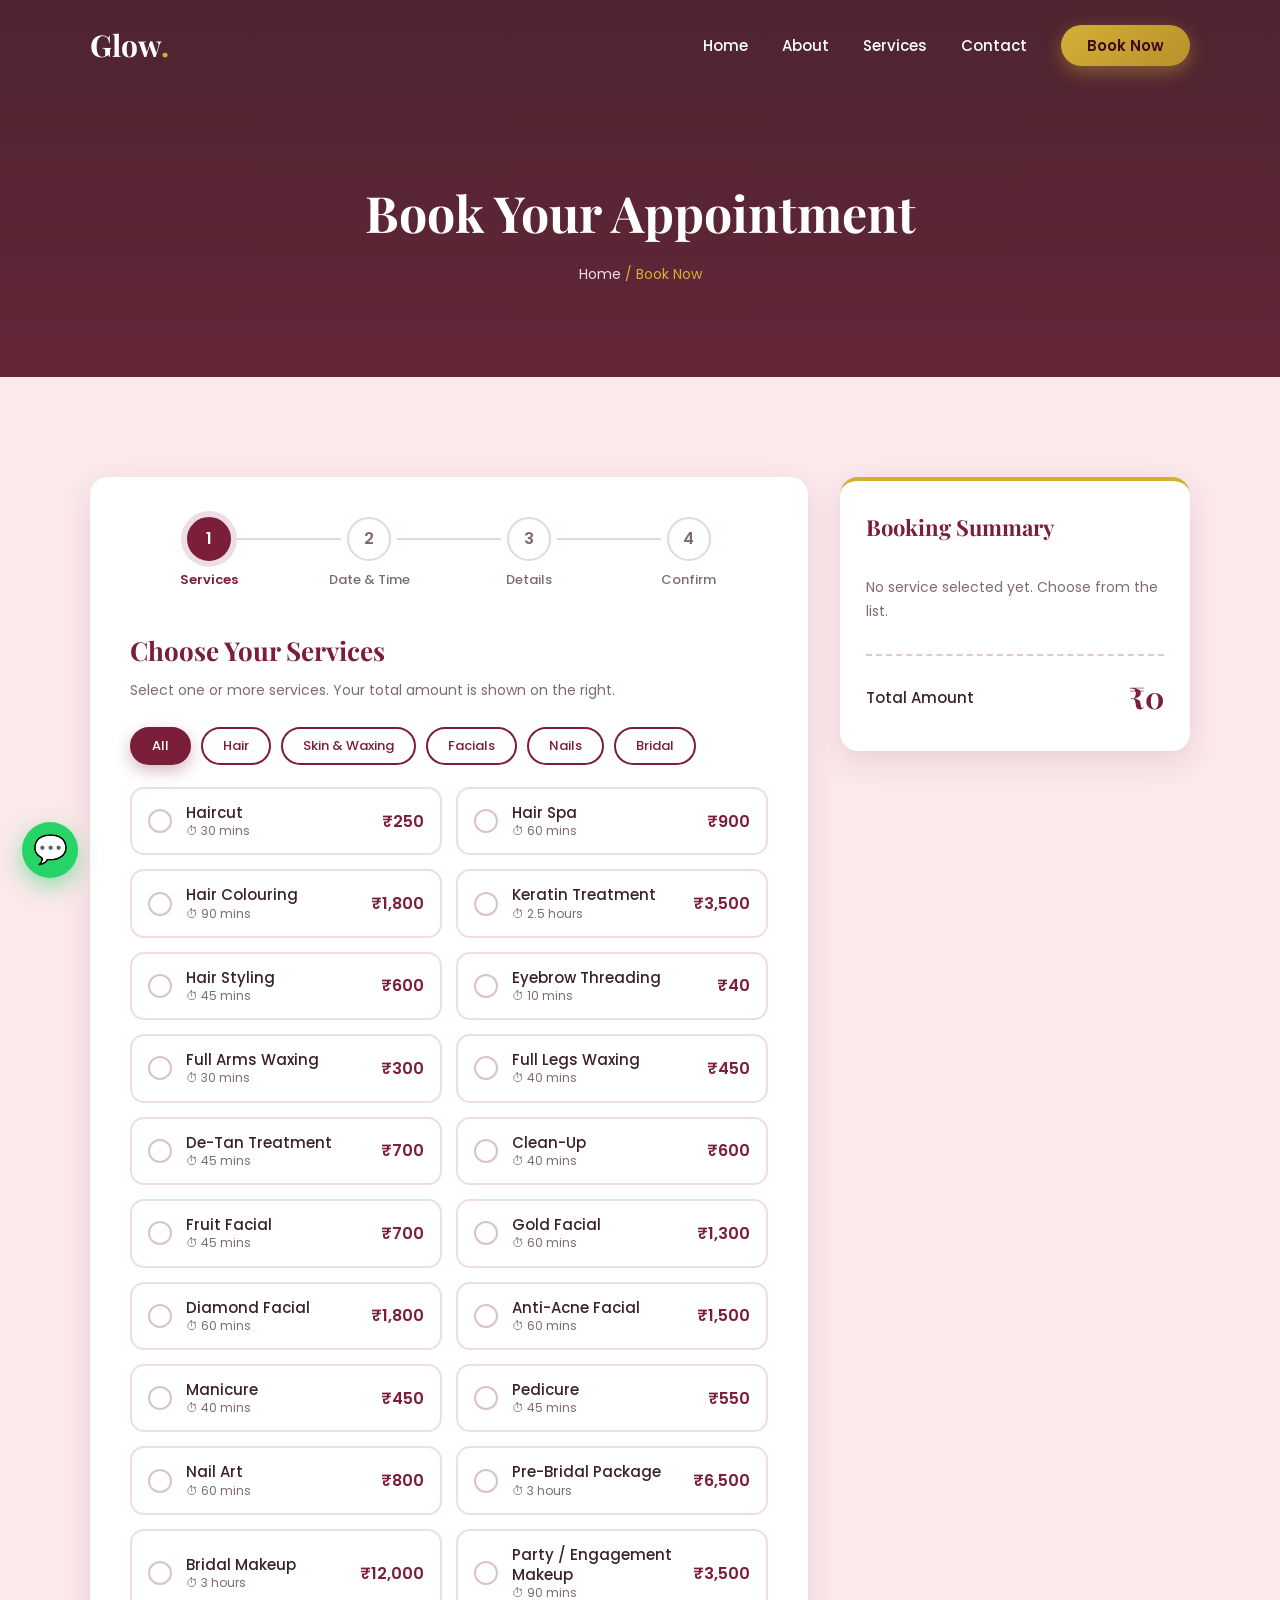
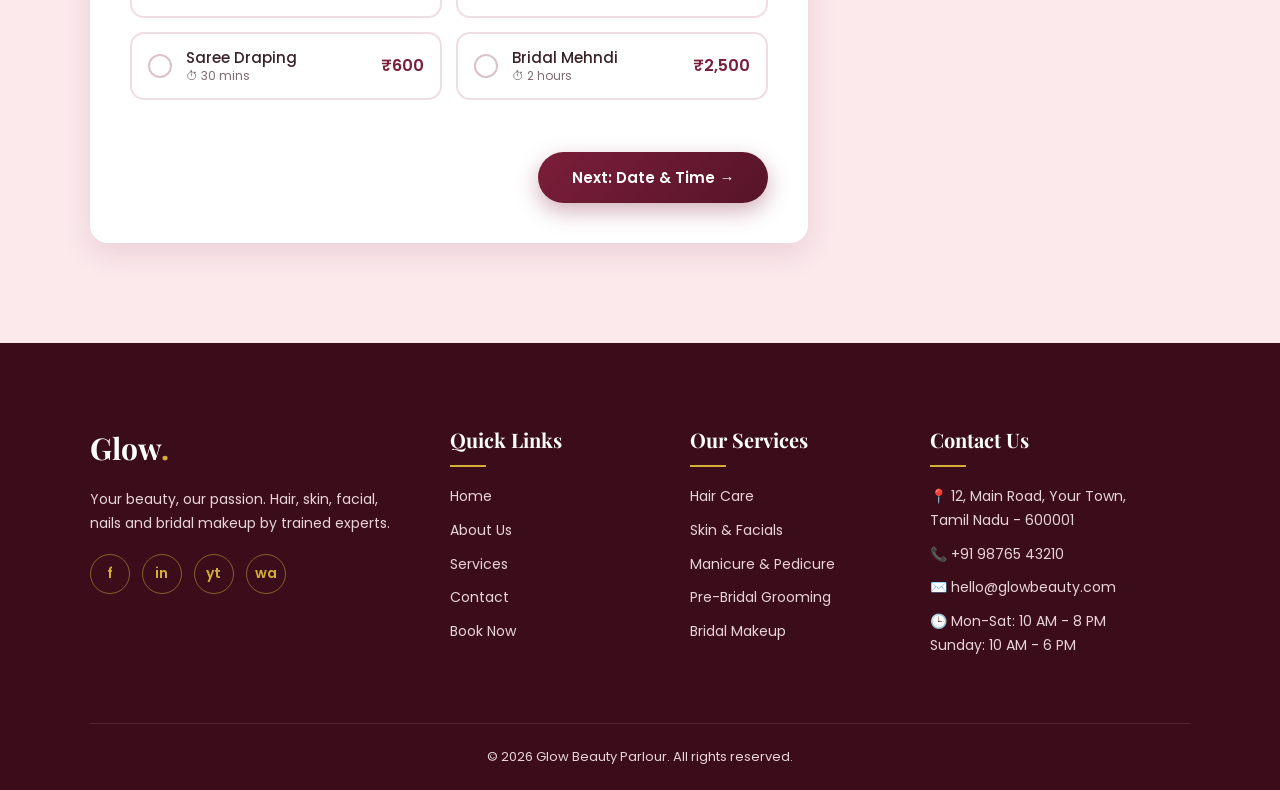
<file: booking.html>
<!DOCTYPE html>
<html lang="en">
<head>
  <meta charset="UTF-8">
  <meta name="viewport" content="width=device-width, initial-scale=1.0">
  <title>Book Appointment | Glow Beauty Parlour</title>
  <meta name="description" content="Book your beauty appointment online at Glow Beauty Parlour. Choose services, date and time slot.">
  <link rel="preconnect" href="https://fonts.googleapis.com">
  <link rel="preconnect" href="https://fonts.gstatic.com" crossorigin>
  <link href="https://fonts.googleapis.com/css2?family=Playfair+Display:ital,wght@0,500;0,700;1,500&family=Poppins:wght@300;400;500;600&display=swap" rel="stylesheet">
  <link rel="stylesheet" href="style.css">
</head>
<body>
  <!-- NAVBAR -->
  <header class="navbar" id="navbar">
    <a href="index.html" class="logo">Glow<span>.</span></a>
    <ul class="nav-links" id="navLinks">
      <li><a href="index.html">Home</a></li>
      <li><a href="about.html">About</a></li>
      <li><a href="services.html">Services</a></li>
      <li><a href="contact.html">Contact</a></li>
      <li><a href="booking.html" class="nav-book">Book Now</a></li>
    </ul>
    <div class="hamburger" id="hamburger" aria-label="Menu">
      <span></span><span></span><span></span>
    </div>
  </header>

  <!-- PAGE BANNER -->
  <section class="page-banner">
    <h1>Book Your Appointment</h1>
    <p class="breadcrumb"><a href="index.html">Home</a> / Book Now</p>
  </section>

  <!-- BOOKING -->
  <section class="section bg-blush">
    <div class="booking-layout">

      <!-- MAIN FORM -->
      <div class="booking-main">

        <!-- Steps indicator -->
        <div class="steps">
          <div class="step active" data-step="1"><div class="step-num">1</div><div class="step-label">Services</div></div>
          <div class="step" data-step="2"><div class="step-num">2</div><div class="step-label">Date &amp; Time</div></div>
          <div class="step" data-step="3"><div class="step-num">3</div><div class="step-label">Details</div></div>
          <div class="step" data-step="4"><div class="step-num">4</div><div class="step-label">Confirm</div></div>
        </div>

        <!-- STEP 1: SERVICES -->
        <div class="step-panel active" data-panel="1">
          <h3>Choose Your Services</h3>
          <p class="panel-sub">Select one or more services. Your total amount is shown on the right.</p>

          <div class="svc-tabs" id="svcTabs"></div>
          <div class="svc-grid" id="svcGrid"></div>
          <small class="error" id="svcError"></small>

          <div class="step-actions">
            <span></span>
            <button type="button" class="btn btn-maroon" data-next>Next: Date &amp; Time →</button>
          </div>
        </div>

        <!-- STEP 2: DATE & TIME -->
        <div class="step-panel" data-panel="2">
          <h3>Pick Date &amp; Time</h3>
          <p class="panel-sub">Choose a date to see the available time slots.</p>

          <div class="form-group">
            <label for="dateInput">Select Date *</label>
            <input type="date" id="dateInput" class="date-input">
            <small class="error" id="dateError"></small>
          </div>

          <div id="slotsWrap">
            <p class="hint">Please select a date to see the available time slots.</p>
          </div>
          <small class="error" id="slotError"></small>

          <div class="step-actions">
            <button type="button" class="btn btn-back" data-back>← Back</button>
            <button type="button" class="btn btn-maroon" data-next>Next: Your Details →</button>
          </div>
        </div>

        <!-- STEP 3: DETAILS -->
        <div class="step-panel" data-panel="3">
          <h3>Your Details</h3>
          <p class="panel-sub">We will use these details to confirm your appointment.</p>

          <div class="form-row">
            <div class="form-group">
              <label for="name">Full Name *</label>
              <input type="text" id="name" placeholder="Enter your name" autocomplete="name">
              <small class="error" id="nameError"></small>
            </div>
            <div class="form-group">
              <label for="phone">Mobile Number *</label>
              <input type="tel" id="phone" placeholder="10 digit mobile number" maxlength="10" inputmode="numeric" autocomplete="tel">
              <small class="error" id="phoneError"></small>
            </div>
          </div>

          <div class="form-group">
            <label for="notes">Special Request (optional)</label>
            <textarea id="notes" placeholder="Any special request or message for our team"></textarea>
          </div>

          <div class="step-actions">
            <button type="button" class="btn btn-back" data-back>← Back</button>
            <button type="button" class="btn btn-maroon" data-next>Next: Review →</button>
          </div>
        </div>

        <!-- STEP 4: CONFIRM -->
        <div class="step-panel" data-panel="4">
          <h3>Review &amp; Confirm</h3>
          <p class="panel-sub">Please check your booking details. After confirming, WhatsApp will open so you can send the booking to us.</p>

          <div class="review-box" id="reviewBox"></div>

          <div class="step-actions">
            <button type="button" class="btn btn-back" data-back>← Back</button>
            <button type="button" class="btn btn-gold" id="confirmBtn">Confirm Booking ✓</button>
          </div>
        </div>
      </div>

      <!-- SUMMARY SIDEBAR -->
      <aside class="summary">
        <h3>Booking Summary</h3>
        <div id="summaryItems">
          <p class="summary-empty">No service selected yet. Choose from the list.</p>
        </div>
        <div class="summary-meta" id="summaryMeta"></div>
        <div class="summary-total">
          <span>Total Amount</span>
          <strong>₹<span id="totalAmount">0</span></strong>
        </div>
      </aside>

    </div>
  </section>

  <!-- SUCCESS MODAL -->
  <div class="modal" id="successModal">
    <div class="modal-box">
      <svg class="tick-svg" viewBox="0 0 52 52">
        <circle cx="26" cy="26" r="25"></circle>
        <path d="M14 27l8 8 16-16"></path>
      </svg>
      <h3>Booking Confirmed!</h3>
      <p id="successMsg"></p>
      <button type="button" class="btn btn-maroon" id="closeModal">OK, Send on WhatsApp</button>
    </div>
  </div>

  <!-- FOOTER -->
  <footer class="footer">
    <div class="footer-grid">
      <div>
        <a href="index.html" class="logo">Glow<span>.</span></a>
        <p>Your beauty, our passion. Hair, skin, facial, nails and bridal makeup by trained experts.</p>
        <div class="social">
          <a href="#" aria-label="Facebook">f</a>
          <a href="#" aria-label="Instagram">in</a>
          <a href="#" aria-label="YouTube">yt</a>
          <a href="https://wa.me/919876543210" target="_blank" rel="noopener" aria-label="WhatsApp">wa</a>
        </div>
      </div>

      <div>
        <h4>Quick Links</h4>
        <ul>
          <li><a href="index.html">Home</a></li>
          <li><a href="about.html">About Us</a></li>
          <li><a href="services.html">Services</a></li>
          <li><a href="contact.html">Contact</a></li>
          <li><a href="booking.html">Book Now</a></li>
        </ul>
      </div>

      <div>
        <h4>Our Services</h4>
        <ul>
          <li><a href="services.html">Hair Care</a></li>
          <li><a href="services.html">Skin &amp; Facials</a></li>
          <li><a href="services.html">Manicure &amp; Pedicure</a></li>
          <li><a href="services.html">Pre-Bridal Grooming</a></li>
          <li><a href="services.html">Bridal Makeup</a></li>
        </ul>
      </div>

      <div>
        <h4>Contact Us</h4>
        <p>📍 12, Main Road, Your Town,<br>Tamil Nadu - 600001</p>
        <p>📞 +91 98765 43210</p>
        <p>✉️ hello@glowbeauty.com</p>
        <p>🕒 Mon-Sat: 10 AM - 8 PM<br>Sunday: 10 AM - 6 PM</p>
      </div>
    </div>

    <div class="footer-bottom">
      &copy; <span id="year">2026</span> Glow Beauty Parlour. All rights reserved.
    </div>
  </footer>

  <!-- FLOATING BUTTONS -->
  <a href="https://wa.me/919876543210" class="whatsapp-float" target="_blank" rel="noopener" aria-label="Chat on WhatsApp">💬</a>
  <button class="to-top" id="toTop" aria-label="Back to top">↑</button>

  <script src="script.js"></script>
</body>
</html>
</file>
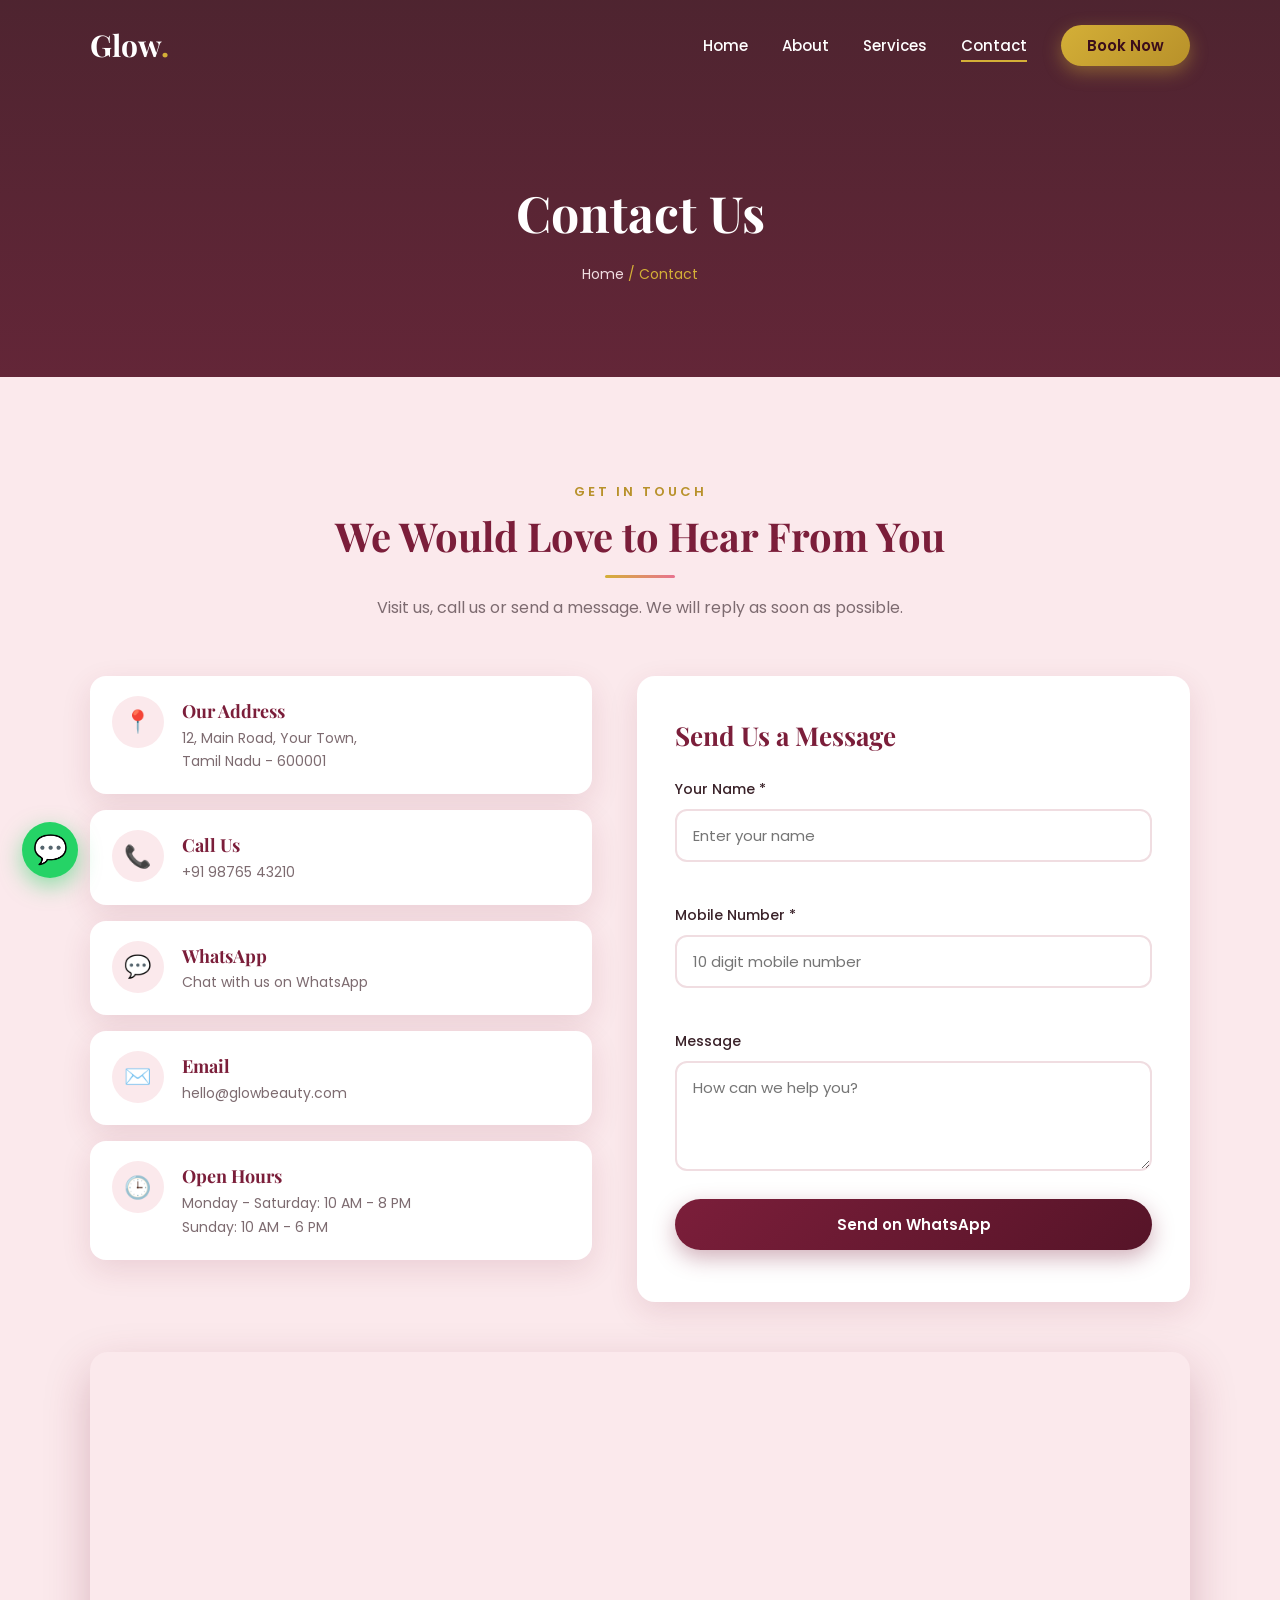
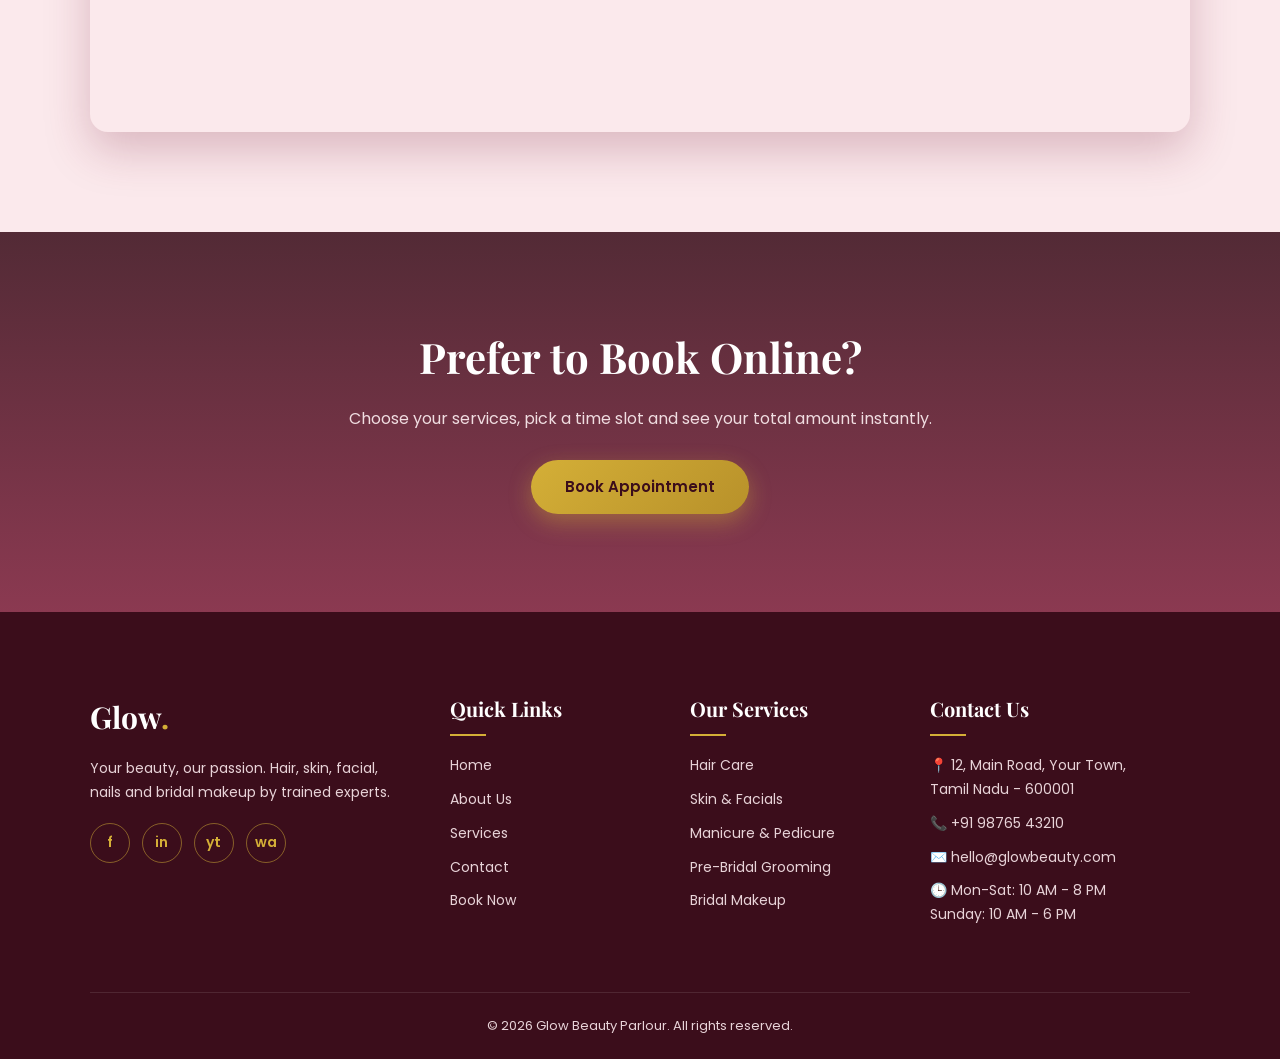
<file: contact.html>
<!DOCTYPE html>
<html lang="en">
<head>
  <meta charset="UTF-8">
  <meta name="viewport" content="width=device-width, initial-scale=1.0">
  <title>Contact Us | Glow Beauty Parlour</title>
  <meta name="description" content="Contact Glow Beauty Parlour. Find our address, phone number, timings and send us a message on WhatsApp.">
  <link rel="preconnect" href="https://fonts.googleapis.com">
  <link rel="preconnect" href="https://fonts.gstatic.com" crossorigin>
  <link href="https://fonts.googleapis.com/css2?family=Playfair+Display:ital,wght@0,500;0,700;1,500&family=Poppins:wght@300;400;500;600&display=swap" rel="stylesheet">
  <link rel="stylesheet" href="style.css">
</head>
<body>
  <!-- NAVBAR -->
  <header class="navbar" id="navbar">
    <a href="index.html" class="logo">Glow<span>.</span></a>
    <ul class="nav-links" id="navLinks">
      <li><a href="index.html">Home</a></li>
      <li><a href="about.html">About</a></li>
      <li><a href="services.html">Services</a></li>
      <li><a href="contact.html">Contact</a></li>
      <li><a href="booking.html" class="nav-book">Book Now</a></li>
    </ul>
    <div class="hamburger" id="hamburger" aria-label="Menu">
      <span></span><span></span><span></span>
    </div>
  </header>

  <!-- PAGE BANNER -->
  <section class="page-banner">
    <h1>Contact Us</h1>
    <p class="breadcrumb"><a href="index.html">Home</a> / Contact</p>
  </section>

  <!-- CONTACT -->
  <section class="section bg-blush">
    <div class="section-head reveal">
      <span class="eyebrow">Get In Touch</span>
      <h2 class="section-title">We Would Love to Hear From You</h2>
      <p class="section-sub">Visit us, call us or send a message. We will reply as soon as possible.</p>
    </div>

    <div class="contact-grid">

      <!-- INFO -->
      <div class="reveal-left">
        <div class="info-item">
          <div class="info-icon">📍</div>
          <div>
            <h4>Our Address</h4>
            <p>12, Main Road, Your Town,<br>Tamil Nadu - 600001</p>
          </div>
        </div>

        <div class="info-item">
          <div class="info-icon">📞</div>
          <div>
            <h4>Call Us</h4>
            <p><a href="tel:+919876543210" style="text-decoration:none">+91 98765 43210</a></p>
          </div>
        </div>

        <div class="info-item">
          <div class="info-icon">💬</div>
          <div>
            <h4>WhatsApp</h4>
            <p><a href="https://wa.me/919876543210" target="_blank" rel="noopener" style="text-decoration:none">Chat with us on WhatsApp</a></p>
          </div>
        </div>

        <div class="info-item">
          <div class="info-icon">✉️</div>
          <div>
            <h4>Email</h4>
            <p><a href="mailto:hello@glowbeauty.com" style="text-decoration:none">hello@glowbeauty.com</a></p>
          </div>
        </div>

        <div class="info-item">
          <div class="info-icon">🕒</div>
          <div>
            <h4>Open Hours</h4>
            <p>Monday - Saturday: 10 AM - 8 PM<br>Sunday: 10 AM - 6 PM</p>
          </div>
        </div>
      </div>

      <!-- FORM -->
      <form class="contact-form reveal-right" id="contactForm" novalidate>
        <h3>Send Us a Message</h3>

        <div class="form-group">
          <label for="cName">Your Name *</label>
          <input type="text" id="cName" placeholder="Enter your name" autocomplete="name">
          <small class="error" id="cNameError"></small>
        </div>

        <div class="form-group">
          <label for="cPhone">Mobile Number *</label>
          <input type="tel" id="cPhone" placeholder="10 digit mobile number" maxlength="10" inputmode="numeric" autocomplete="tel">
          <small class="error" id="cPhoneError"></small>
        </div>

        <div class="form-group">
          <label for="cMessage">Message</label>
          <textarea id="cMessage" placeholder="How can we help you?"></textarea>
        </div>

        <button type="submit" class="btn btn-maroon btn-full">Send on WhatsApp</button>
        <p id="contactNote" style="margin-top:14px;font-size:14px;color:var(--maroon);font-weight:500"></p>
      </form>
    </div>

    <!-- MAP -->
    <div class="map-wrap reveal">
      <iframe
        src="https://maps.google.com/maps?q=Tamil%20Nadu&output=embed"
        title="Glow Beauty Parlour location"
        loading="lazy"
        referrerpolicy="no-referrer-when-downgrade"
        allowfullscreen>
      </iframe>
    </div>
  </section>

  <!-- CTA -->
  <section class="cta">
    <div class="reveal">
      <h2>Prefer to Book Online?</h2>
      <p>Choose your services, pick a time slot and see your total amount instantly.</p>
      <a href="booking.html" class="btn btn-gold">Book Appointment</a>
    </div>
  </section>

  <!-- FOOTER -->
  <footer class="footer">
    <div class="footer-grid">
      <div>
        <a href="index.html" class="logo">Glow<span>.</span></a>
        <p>Your beauty, our passion. Hair, skin, facial, nails and bridal makeup by trained experts.</p>
        <div class="social">
          <a href="#" aria-label="Facebook">f</a>
          <a href="#" aria-label="Instagram">in</a>
          <a href="#" aria-label="YouTube">yt</a>
          <a href="https://wa.me/919876543210" target="_blank" rel="noopener" aria-label="WhatsApp">wa</a>
        </div>
      </div>

      <div>
        <h4>Quick Links</h4>
        <ul>
          <li><a href="index.html">Home</a></li>
          <li><a href="about.html">About Us</a></li>
          <li><a href="services.html">Services</a></li>
          <li><a href="contact.html">Contact</a></li>
          <li><a href="booking.html">Book Now</a></li>
        </ul>
      </div>

      <div>
        <h4>Our Services</h4>
        <ul>
          <li><a href="services.html">Hair Care</a></li>
          <li><a href="services.html">Skin &amp; Facials</a></li>
          <li><a href="services.html">Manicure &amp; Pedicure</a></li>
          <li><a href="services.html">Pre-Bridal Grooming</a></li>
          <li><a href="services.html">Bridal Makeup</a></li>
        </ul>
      </div>

      <div>
        <h4>Contact Us</h4>
        <p>📍 12, Main Road, Your Town,<br>Tamil Nadu - 600001</p>
        <p>📞 +91 98765 43210</p>
        <p>✉️ hello@glowbeauty.com</p>
        <p>🕒 Mon-Sat: 10 AM - 8 PM<br>Sunday: 10 AM - 6 PM</p>
      </div>
    </div>

    <div class="footer-bottom">
      &copy; <span id="year">2026</span> Glow Beauty Parlour. All rights reserved.
    </div>
  </footer>

  <!-- FLOATING BUTTONS -->
  <a href="https://wa.me/919876543210" class="whatsapp-float" target="_blank" rel="noopener" aria-label="Chat on WhatsApp">💬</a>
  <button class="to-top" id="toTop" aria-label="Back to top">↑</button>

  <script src="script.js"></script>
</body>
</html>
</file>
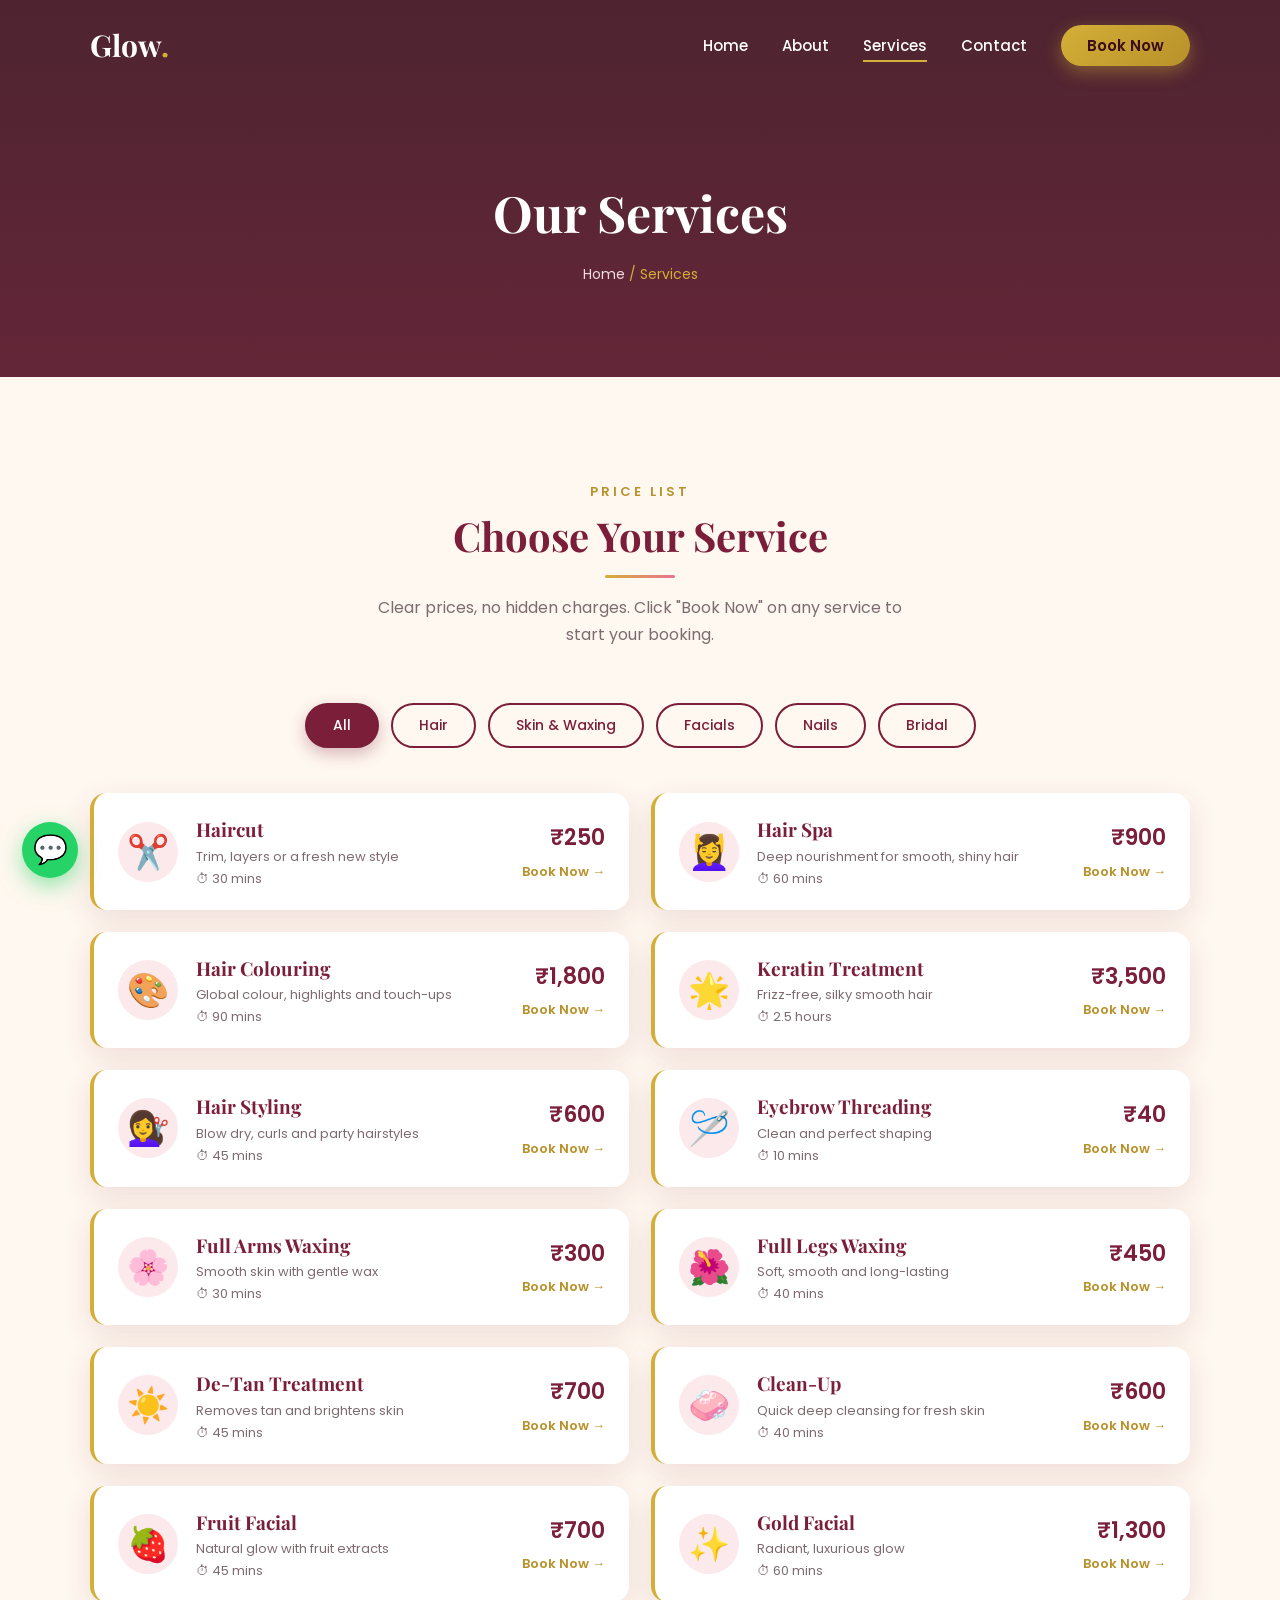
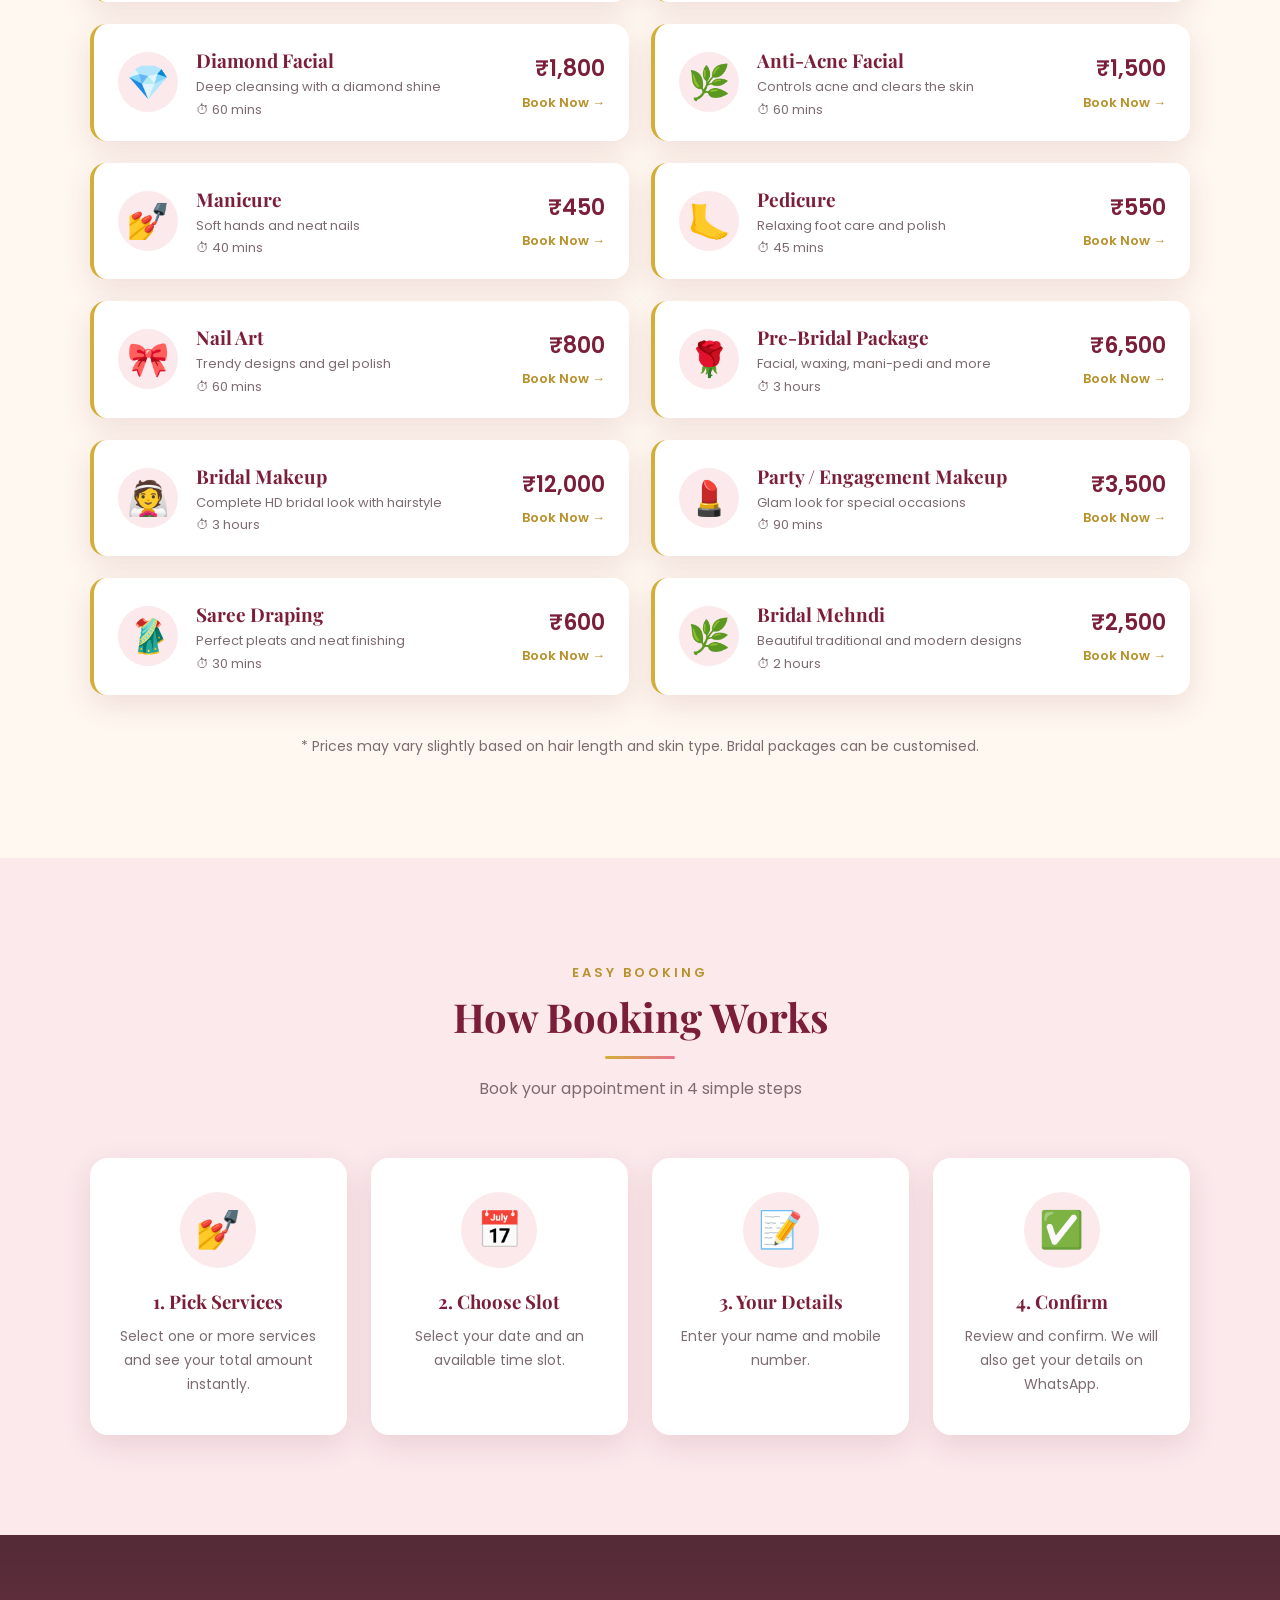
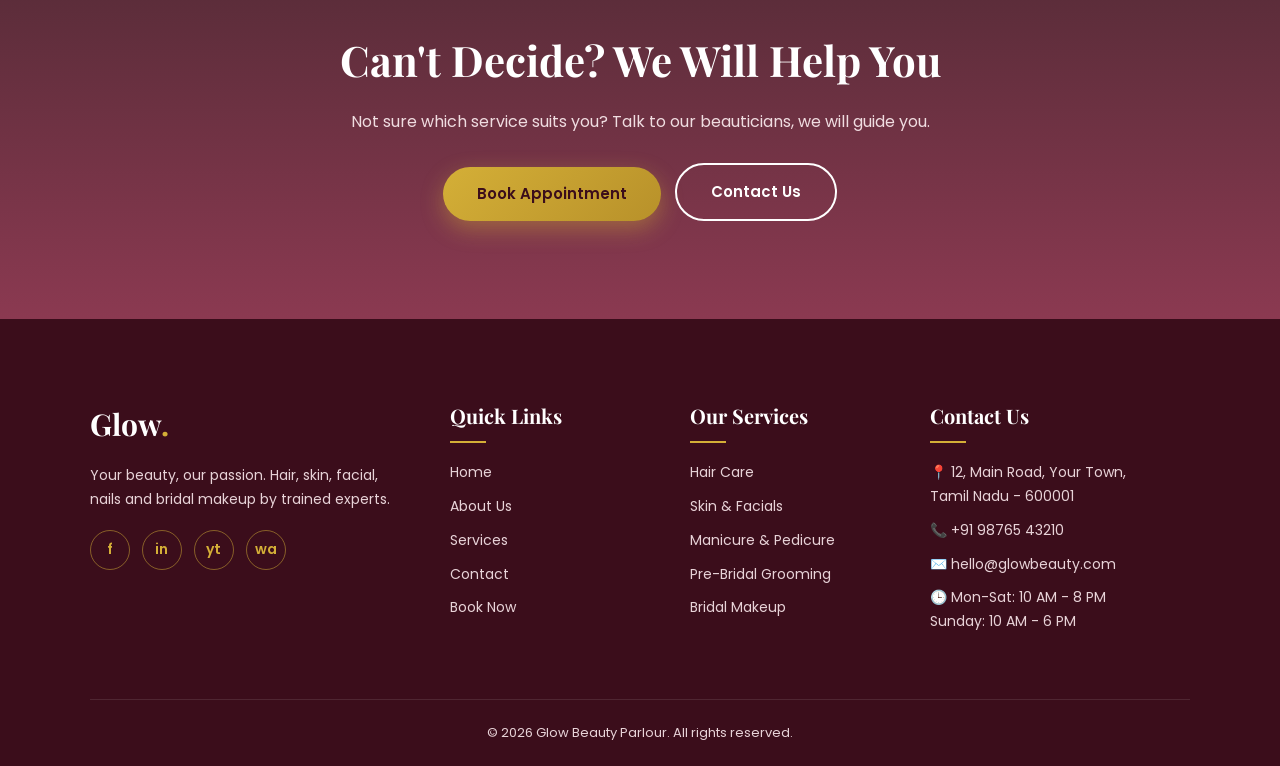
<file: services.html>
<!DOCTYPE html>
<html lang="en">
<head>
  <meta charset="UTF-8">
  <meta name="viewport" content="width=device-width, initial-scale=1.0">
  <title>Services & Prices | Glow Beauty Parlour</title>
  <meta name="description" content="Hair, skin, facial, nails and bridal services with prices at Glow Beauty Parlour.">
  <link rel="preconnect" href="https://fonts.googleapis.com">
  <link rel="preconnect" href="https://fonts.gstatic.com" crossorigin>
  <link href="https://fonts.googleapis.com/css2?family=Playfair+Display:ital,wght@0,500;0,700;1,500&family=Poppins:wght@300;400;500;600&display=swap" rel="stylesheet">
  <link rel="stylesheet" href="style.css">
</head>
<body>
  <!-- NAVBAR -->
  <header class="navbar" id="navbar">
    <a href="index.html" class="logo">Glow<span>.</span></a>
    <ul class="nav-links" id="navLinks">
      <li><a href="index.html">Home</a></li>
      <li><a href="about.html">About</a></li>
      <li><a href="services.html">Services</a></li>
      <li><a href="contact.html">Contact</a></li>
      <li><a href="booking.html" class="nav-book">Book Now</a></li>
    </ul>
    <div class="hamburger" id="hamburger" aria-label="Menu">
      <span></span><span></span><span></span>
    </div>
  </header>

  <!-- PAGE BANNER -->
  <section class="page-banner">
    <h1>Our Services</h1>
    <p class="breadcrumb"><a href="index.html">Home</a> / Services</p>
  </section>

  <!-- SERVICES LIST -->
  <section class="section">
    <div class="section-head reveal">
      <span class="eyebrow">Price List</span>
      <h2 class="section-title">Choose Your Service</h2>
      <p class="section-sub">Clear prices, no hidden charges. Click "Book Now" on any service to start your booking.</p>
    </div>

    <div class="tabs reveal" id="tabs"></div>
    <div class="price-grid" id="priceGrid"></div>

    <p class="text-center reveal" style="margin-top:40px;color:var(--grey);font-size:14px">
      * Prices may vary slightly based on hair length and skin type. Bridal packages can be customised.
    </p>
  </section>

  <!-- HOW IT WORKS -->
  <section class="section bg-blush">
    <div class="section-head reveal">
      <span class="eyebrow">Easy Booking</span>
      <h2 class="section-title">How Booking Works</h2>
      <p class="section-sub">Book your appointment in 4 simple steps</p>
    </div>

    <div class="grid-4">
      <div class="feature reveal d1">
        <div class="feature-icon">💅</div>
        <h3>1. Pick Services</h3>
        <p>Select one or more services and see your total amount instantly.</p>
      </div>
      <div class="feature reveal d2">
        <div class="feature-icon">📅</div>
        <h3>2. Choose Slot</h3>
        <p>Select your date and an available time slot.</p>
      </div>
      <div class="feature reveal d3">
        <div class="feature-icon">📝</div>
        <h3>3. Your Details</h3>
        <p>Enter your name and mobile number.</p>
      </div>
      <div class="feature reveal d4">
        <div class="feature-icon">✅</div>
        <h3>4. Confirm</h3>
        <p>Review and confirm. We will also get your details on WhatsApp.</p>
      </div>
    </div>
  </section>

  <!-- CTA -->
  <section class="cta">
    <div class="reveal">
      <h2>Can't Decide? We Will Help You</h2>
      <p>Not sure which service suits you? Talk to our beauticians, we will guide you.</p>
      <a href="booking.html" class="btn btn-gold">Book Appointment</a>
      <a href="contact.html" class="btn btn-outline" style="margin-left:10px">Contact Us</a>
    </div>
  </section>

  <!-- FOOTER -->
  <footer class="footer">
    <div class="footer-grid">
      <div>
        <a href="index.html" class="logo">Glow<span>.</span></a>
        <p>Your beauty, our passion. Hair, skin, facial, nails and bridal makeup by trained experts.</p>
        <div class="social">
          <a href="#" aria-label="Facebook">f</a>
          <a href="#" aria-label="Instagram">in</a>
          <a href="#" aria-label="YouTube">yt</a>
          <a href="https://wa.me/919876543210" target="_blank" rel="noopener" aria-label="WhatsApp">wa</a>
        </div>
      </div>

      <div>
        <h4>Quick Links</h4>
        <ul>
          <li><a href="index.html">Home</a></li>
          <li><a href="about.html">About Us</a></li>
          <li><a href="services.html">Services</a></li>
          <li><a href="contact.html">Contact</a></li>
          <li><a href="booking.html">Book Now</a></li>
        </ul>
      </div>

      <div>
        <h4>Our Services</h4>
        <ul>
          <li><a href="services.html">Hair Care</a></li>
          <li><a href="services.html">Skin &amp; Facials</a></li>
          <li><a href="services.html">Manicure &amp; Pedicure</a></li>
          <li><a href="services.html">Pre-Bridal Grooming</a></li>
          <li><a href="services.html">Bridal Makeup</a></li>
        </ul>
      </div>

      <div>
        <h4>Contact Us</h4>
        <p>📍 12, Main Road, Your Town,<br>Tamil Nadu - 600001</p>
        <p>📞 +91 98765 43210</p>
        <p>✉️ hello@glowbeauty.com</p>
        <p>🕒 Mon-Sat: 10 AM - 8 PM<br>Sunday: 10 AM - 6 PM</p>
      </div>
    </div>

    <div class="footer-bottom">
      &copy; <span id="year">2026</span> Glow Beauty Parlour. All rights reserved.
    </div>
  </footer>

  <!-- FLOATING BUTTONS -->
  <a href="https://wa.me/919876543210" class="whatsapp-float" target="_blank" rel="noopener" aria-label="Chat on WhatsApp">💬</a>
  <button class="to-top" id="toTop" aria-label="Back to top">↑</button>

  <script src="script.js"></script>
</body>
</html>
</file>
<file: style.css>
/* =====================================================
   GLOW BEAUTY PARLOUR - COMMON STYLESHEET
   Theme: Maroon + Gold
   ===================================================== */

/* ===== VARIABLES & BASE ===== */
:root {
  --maroon: #7b1e3a;
  --maroon-dark: #561428;
  --maroon-deep: #3b0d1b;
  --gold: #d4af37;
  --gold-dark: #b8912a;
  --pink: #e8738f;
  --ivory: #fff8f0;
  --blush: #fbe9ec;
  --text: #3a2229;
  --grey: #7d6b70;
  --white: #ffffff;
  --shadow: 0 10px 30px rgba(123, 30, 58, 0.12);
  --shadow-lg: 0 18px 45px rgba(123, 30, 58, 0.25);
  --radius: 18px;
  --ease: cubic-bezier(0.22, 0.61, 0.36, 1);
}

* { margin: 0; padding: 0; box-sizing: border-box; }
html { scroll-behavior: smooth; }

body {
  font-family: 'Poppins', sans-serif;
  background: var(--ivory);
  color: var(--text);
  line-height: 1.7;
  overflow-x: hidden;
}

img { max-width: 100%; display: block; }
a { color: inherit; }
.container { max-width: 1150px; margin: 0 auto; }

/* ===== PAGE LOADER ===== */
.loader {
  position: fixed;
  inset: 0;
  background: var(--maroon-deep);
  display: grid;
  place-items: center;
  z-index: 999;
  transition: opacity 0.6s, visibility 0.6s;
}
.loader.hide { opacity: 0; visibility: hidden; }
.loader-logo {
  font-family: 'Playfair Display', serif;
  font-size: 56px;
  font-weight: 700;
  color: var(--white);
  animation: pulse 1.2s ease-in-out infinite;
}
.loader-logo span { color: var(--gold); }

/* ===== NAVBAR ===== */
.navbar {
  position: fixed;
  top: 0; left: 0;
  width: 100%;
  z-index: 100;
  display: flex;
  align-items: center;
  justify-content: space-between;
  padding: 20px 7%;
  transition: all 0.4s var(--ease);
}
.navbar.scrolled {
  background: rgba(255, 248, 240, 0.97);
  backdrop-filter: blur(10px);
  padding: 12px 7%;
  box-shadow: 0 4px 25px rgba(0, 0, 0, 0.08);
}

.logo {
  font-family: 'Playfair Display', serif;
  font-size: 30px;
  font-weight: 700;
  color: var(--white);
  text-decoration: none;
  transition: color 0.3s;
}
.logo span { color: var(--gold); }
.navbar.scrolled .logo { color: var(--maroon); }

.nav-links {
  display: flex;
  align-items: center;
  gap: 34px;
  list-style: none;
}
.nav-links a {
  position: relative;
  color: var(--white);
  text-decoration: none;
  font-weight: 500;
  font-size: 15px;
  padding: 6px 0;
  transition: color 0.3s;
}
.nav-links a:not(.nav-book)::after {
  content: '';
  position: absolute;
  left: 0; bottom: 0;
  width: 0; height: 2px;
  background: var(--gold);
  transition: width 0.3s;
}
.nav-links a:not(.nav-book):hover::after,
.nav-links a.active::after { width: 100%; }
.navbar.scrolled .nav-links a { color: var(--text); }

.nav-links a.nav-book,
.navbar.scrolled .nav-links a.nav-book {
  background: linear-gradient(135deg, var(--gold), var(--gold-dark));
  color: var(--maroon-deep);
  padding: 10px 26px;
  border-radius: 30px;
  font-weight: 600;
  box-shadow: 0 6px 18px rgba(212, 175, 55, 0.4);
  transition: transform 0.3s, box-shadow 0.3s;
}
.nav-links a.nav-book:hover {
  transform: translateY(-3px);
  box-shadow: 0 10px 24px rgba(212, 175, 55, 0.55);
}

.hamburger {
  display: none;
  width: 30px;
  cursor: pointer;
  z-index: 110;
}
.hamburger span {
  display: block;
  height: 3px;
  margin: 6px 0;
  background: var(--white);
  border-radius: 3px;
  transition: all 0.3s;
}
.navbar.scrolled .hamburger span { background: var(--maroon); }
.hamburger.open span:nth-child(1) { transform: translateY(9px) rotate(45deg); }
.hamburger.open span:nth-child(2) { opacity: 0; }
.hamburger.open span:nth-child(3) { transform: translateY(-9px) rotate(-45deg); }

/* ===== BUTTONS ===== */
.btn {
  position: relative;
  overflow: hidden;
  display: inline-block;
  padding: 14px 34px;
  border: none;
  border-radius: 30px;
  font-family: 'Poppins', sans-serif;
  font-size: 15px;
  font-weight: 600;
  text-decoration: none;
  cursor: pointer;
  transition: transform 0.3s, box-shadow 0.3s;
}
.btn::before {
  content: '';
  position: absolute;
  top: 0; left: -75%;
  width: 50%; height: 100%;
  background: linear-gradient(120deg, transparent, rgba(255, 255, 255, 0.45), transparent);
  transform: skewX(-20deg);
}
.btn:hover::before { animation: shine 0.8s; }
.btn:hover { transform: translateY(-3px); }

.btn-gold {
  background: linear-gradient(135deg, var(--gold), var(--gold-dark));
  color: var(--maroon-deep);
  box-shadow: 0 8px 22px rgba(212, 175, 55, 0.4);
}
.btn-maroon {
  background: linear-gradient(135deg, var(--maroon), var(--maroon-dark));
  color: var(--white);
  box-shadow: 0 8px 22px rgba(123, 30, 58, 0.35);
}
.btn-outline {
  background: transparent;
  color: var(--white);
  border: 2px solid var(--white);
}
.btn-outline:hover { background: var(--white); color: var(--maroon); }
.btn-full { width: 100%; }
.btn[disabled] { opacity: 0.5; cursor: not-allowed; transform: none; }

.ripple {
  position: absolute;
  border-radius: 50%;
  background: rgba(255, 255, 255, 0.5);
  transform: scale(0);
  animation: ripple 0.6s linear;
  pointer-events: none;
}

/* ===== HERO (Home) ===== */
.hero {
  position: relative;
  isolation: isolate;
  min-height: 100vh;
  display: flex;
  align-items: center;
  padding: 120px 7% 80px;
  color: var(--white);
  overflow: hidden;
}
.hero-bg {
  position: absolute;
  inset: 0;
  z-index: -2;
  background: var(--maroon-deep) url('https://images.unsplash.com/photo-1560066984-138dadb4c035?auto=format&fit=crop&w=1800&q=80') center/cover;
  animation: slowZoom 22s ease-in-out infinite alternate;
}
.hero::before {
  content: '';
  position: absolute;
  inset: 0;
  z-index: -1;
  background: linear-gradient(110deg, rgba(59, 13, 27, 0.93) 25%, rgba(123, 30, 58, 0.6) 65%, rgba(0, 0, 0, 0.3));
}
.hero-content { max-width: 620px; }
.hero-content > * { opacity: 0; animation: fadeUp 0.9s var(--ease) forwards; }
.hero-content > *:nth-child(1) { animation-delay: 0.3s; }
.hero-content > *:nth-child(2) { animation-delay: 0.5s; }
.hero-content > *:nth-child(3) { animation-delay: 0.7s; }
.hero-content > *:nth-child(4) { animation-delay: 0.9s; }

.hero-tag {
  display: inline-block;
  color: var(--gold);
  letter-spacing: 4px;
  text-transform: uppercase;
  font-size: 13px;
  font-weight: 500;
  margin-bottom: 18px;
}
.hero h1 {
  font-family: 'Playfair Display', serif;
  font-size: 64px;
  line-height: 1.12;
  margin-bottom: 22px;
}
.hero h1 em { color: var(--gold); font-style: italic; }
.hero p { font-size: 17px; color: #f0dde1; margin-bottom: 34px; }
.hero-buttons { display: flex; gap: 16px; flex-wrap: wrap; }

.shape {
  position: absolute;
  border-radius: 50%;
  border: 2px solid rgba(212, 175, 55, 0.35);
  z-index: -1;
  animation: float 7s ease-in-out infinite;
}
.shape.s1 { width: 160px; height: 160px; top: 18%; right: 12%; }
.shape.s2 { width: 90px; height: 90px; bottom: 16%; right: 28%; animation-delay: 1.5s; background: rgba(212, 175, 55, 0.12); }
.shape.s3 { width: 50px; height: 50px; top: 30%; right: 36%; animation-delay: 3s; background: rgba(232, 115, 143, 0.25); border: none; }

/* ===== PAGE BANNER (About, Services, Contact, Booking) ===== */
.page-banner {
  padding: 170px 7% 90px;
  text-align: center;
  color: var(--white);
  background:
    linear-gradient(rgba(59, 13, 27, 0.9), rgba(86, 20, 40, 0.92)),
    url('https://images.unsplash.com/photo-1522337360788-8b13dee7a37e?auto=format&fit=crop&w=1600&q=70') center/cover;
}
.page-banner h1 {
  font-family: 'Playfair Display', serif;
  font-size: 50px;
  animation: fadeUp 0.8s var(--ease) both;
}
.breadcrumb { color: var(--gold); font-size: 14px; margin-top: 8px; animation: fadeUp 0.8s 0.2s var(--ease) both; }
.breadcrumb a { text-decoration: none; color: #f0dde1; }

/* ===== SECTIONS ===== */
.section { padding: 100px 7%; }
.bg-blush { background: var(--blush); }
.bg-white { background: var(--white); }
.bg-maroon { background: linear-gradient(135deg, var(--maroon-dark), var(--maroon)); color: var(--white); }
.text-center { text-align: center; }

.section-head { text-align: center; margin-bottom: 55px; }
.eyebrow {
  display: inline-block;
  color: var(--gold-dark);
  letter-spacing: 3px;
  text-transform: uppercase;
  font-size: 13px;
  font-weight: 600;
  margin-bottom: 8px;
}
.section-title {
  font-family: 'Playfair Display', serif;
  font-size: 40px;
  color: var(--maroon);
  line-height: 1.25;
}
.bg-maroon .section-title { color: var(--white); }
.section-title::after {
  content: '';
  display: block;
  width: 70px; height: 3px;
  margin: 14px auto 0;
  background: linear-gradient(90deg, var(--gold), var(--pink));
  border-radius: 3px;
}
.section-sub { color: var(--grey); max-width: 560px; margin: 16px auto 0; }
.bg-maroon .section-sub { color: #f0dde1; }

/* ===== SPLIT (Welcome / About story) ===== */
.split {
  display: grid;
  grid-template-columns: 1fr 1fr;
  gap: 70px;
  align-items: center;
  max-width: 1150px;
  margin: 0 auto;
}
.split-img { position: relative; }
.split-img img {
  width: 100%;
  height: 480px;
  object-fit: cover;
  border-radius: var(--radius);
  position: relative;
  z-index: 1;
  box-shadow: var(--shadow-lg);
}
.split-img::before {
  content: '';
  position: absolute;
  top: -18px; left: -18px;
  width: 70%; height: 70%;
  border: 3px solid var(--gold);
  border-radius: var(--radius);
}
.exp-badge {
  position: absolute;
  z-index: 2;
  right: -20px; bottom: 30px;
  background: var(--maroon);
  color: var(--white);
  padding: 18px 24px;
  border-radius: 16px;
  text-align: center;
  box-shadow: var(--shadow-lg);
  animation: float 5s ease-in-out infinite;
}
.exp-badge strong { display: block; font-family: 'Playfair Display', serif; font-size: 34px; color: var(--gold); line-height: 1.1; }
.exp-badge span { font-size: 13px; }

.split-text h2 {
  font-family: 'Playfair Display', serif;
  font-size: 38px;
  color: var(--maroon);
  line-height: 1.25;
  margin-bottom: 18px;
}
.split-text p { color: var(--grey); margin-bottom: 14px; }
.check-list { list-style: none; margin: 20px 0 28px; }
.check-list li { padding-left: 32px; position: relative; margin-bottom: 10px; font-weight: 500; }
.check-list li::before {
  content: '✓';
  position: absolute;
  left: 0; top: 2px;
  width: 22px; height: 22px;
  line-height: 22px;
  text-align: center;
  font-size: 12px;
  background: var(--gold);
  color: var(--maroon-deep);
  border-radius: 50%;
}

/* ===== GRIDS & CARDS ===== */
.grid-3 { display: grid; grid-template-columns: repeat(3, 1fr); gap: 28px; max-width: 1150px; margin: 0 auto; }
.grid-4 { display: grid; grid-template-columns: repeat(4, 1fr); gap: 24px; max-width: 1150px; margin: 0 auto; }

.card {
  background: var(--white);
  border-radius: var(--radius);
  overflow: hidden;
  box-shadow: var(--shadow);
  transition: transform 0.4s var(--ease), box-shadow 0.4s;
}
.card:hover { transform: translateY(-10px); box-shadow: var(--shadow-lg); }
.card-img { height: 240px; overflow: hidden; }
.card-img img { width: 100%; height: 100%; object-fit: cover; transition: transform 0.7s var(--ease); }
.card:hover .card-img img { transform: scale(1.12); }
.card-body { padding: 24px; }
.card-body h3 { font-family: 'Playfair Display', serif; font-size: 22px; color: var(--maroon); margin-bottom: 8px; }
.card-body p { color: var(--grey); font-size: 14px; margin-bottom: 14px; }
.card-link { color: var(--gold-dark); font-weight: 600; font-size: 14px; text-decoration: none; }
.card-link:hover { color: var(--maroon); }

/* Feature (Why Choose Us) */
.feature {
  background: var(--white);
  padding: 34px 24px;
  border-radius: var(--radius);
  text-align: center;
  box-shadow: var(--shadow);
  transition: all 0.4s var(--ease);
  border-bottom: 4px solid transparent;
}
.feature:hover { transform: translateY(-10px); border-bottom-color: var(--gold); box-shadow: var(--shadow-lg); }
.feature-icon {
  width: 76px; height: 76px;
  line-height: 76px;
  margin: 0 auto 18px;
  font-size: 36px;
  background: var(--blush);
  border-radius: 50%;
  transition: transform 0.5s;
}
.feature:hover .feature-icon { transform: rotateY(360deg); background: var(--gold); }
.feature h3 { font-family: 'Playfair Display', serif; color: var(--maroon); margin-bottom: 8px; }
.feature p { color: var(--grey); font-size: 14px; }

/* Team card */
.team-card { text-align: center; }
.team-card .card-img { height: 280px; }
.team-card .role { color: var(--gold-dark); font-size: 14px; font-weight: 500; }

/* ===== STATS ===== */
.stats { display: grid; grid-template-columns: repeat(4, 1fr); gap: 20px; max-width: 1100px; margin: 0 auto; text-align: center; }
.stat h3 { display: inline-block; font-family: 'Playfair Display', serif; font-size: 52px; color: var(--gold); line-height: 1.2; }
.stat h3::after { content: '+'; }
.stat p { color: #f0dde1; font-size: 15px; letter-spacing: 1px; }

/* ===== TESTIMONIAL SLIDER ===== */
.slider { max-width: 820px; margin: 0 auto; overflow: hidden; }
.slides { display: flex; transition: transform 0.7s var(--ease); }
.slide { min-width: 100%; padding: 10px 18px 30px; }
.testi-card {
  background: var(--white);
  padding: 40px 38px;
  border-radius: var(--radius);
  box-shadow: var(--shadow);
  text-align: center;
  position: relative;
}
.testi-card::before {
  content: '“';
  position: absolute;
  top: -8px; left: 30px;
  font-family: 'Playfair Display', serif;
  font-size: 100px;
  line-height: 1;
  color: var(--gold);
  opacity: 0.5;
}
.stars { color: var(--gold); font-size: 20px; letter-spacing: 3px; margin-bottom: 14px; }
.testi-card p { color: var(--grey); font-style: italic; margin-bottom: 18px; }
.testi-card h4 { font-family: 'Playfair Display', serif; color: var(--maroon); font-size: 18px; }
.testi-card span { font-size: 13px; color: var(--grey); }
.dots { display: flex; justify-content: center; gap: 10px; }
.dot { width: 11px; height: 11px; border-radius: 50%; background: #e2cdd2; cursor: pointer; transition: all 0.3s; }
.dot.active { background: var(--maroon); width: 30px; border-radius: 10px; }

/* ===== CTA BANNER ===== */
.cta {
  position: relative;
  text-align: center;
  padding: 90px 7%;
  color: var(--white);
  background:
    linear-gradient(rgba(59, 13, 27, 0.88), rgba(123, 30, 58, 0.88)),
    url('https://images.unsplash.com/photo-1487412947147-5cebf100ffc2?auto=format&fit=crop&w=1600&q=70') center/cover fixed;
}
.cta h2 { font-family: 'Playfair Display', serif; font-size: 42px; margin-bottom: 12px; }
.cta p { color: #f0dde1; margin-bottom: 28px; }

/* ===== SERVICES PAGE ===== */
.tabs { display: flex; justify-content: center; flex-wrap: wrap; gap: 12px; margin-bottom: 45px; }
.tab-btn {
  padding: 10px 26px;
  border: 2px solid var(--maroon);
  background: transparent;
  color: var(--maroon);
  border-radius: 30px;
  font-family: 'Poppins', sans-serif;
  font-weight: 500;
  font-size: 14px;
  cursor: pointer;
  transition: all 0.3s;
}
.tab-btn:hover, .tab-btn.active { background: var(--maroon); color: var(--white); box-shadow: 0 6px 16px rgba(123, 30, 58, 0.3); }

.price-grid { display: grid; grid-template-columns: repeat(2, 1fr); gap: 22px; max-width: 1100px; margin: 0 auto; }
.price-card {
  display: flex;
  align-items: center;
  gap: 18px;
  background: var(--white);
  padding: 20px 24px;
  border-radius: 16px;
  box-shadow: var(--shadow);
  border-left: 4px solid var(--gold);
  transition: transform 0.3s, box-shadow 0.3s;
  animation: fadeUp 0.5s var(--ease) both;
}
.price-card:hover { transform: translateX(8px); box-shadow: var(--shadow-lg); }
.price-card.hide { display: none; }
.price-icon { font-size: 34px; width: 60px; height: 60px; line-height: 60px; text-align: center; background: var(--blush); border-radius: 50%; flex-shrink: 0; }
.price-info { flex: 1; }
.price-info h3 { font-family: 'Playfair Display', serif; font-size: 19px; color: var(--maroon); }
.price-info p { font-size: 13px; color: var(--grey); }
.price-amount { text-align: right; }
.price-amount strong { display: block; font-size: 22px; color: var(--maroon); font-weight: 600; }
.price-amount a { font-size: 13px; font-weight: 600; color: var(--gold-dark); text-decoration: none; }
.price-amount a:hover { color: var(--maroon); }

/* ===== BOOKING PAGE ===== */
.booking-layout { display: grid; grid-template-columns: 1fr 350px; gap: 32px; max-width: 1150px; margin: 0 auto; align-items: start; }
.booking-main { background: var(--white); padding: 40px; border-radius: var(--radius); box-shadow: var(--shadow); }

/* Steps indicator */
.steps { display: flex; margin-bottom: 38px; }
.step { flex: 1; text-align: center; position: relative; }
.step-num {
  width: 44px; height: 44px;
  display: grid; place-items: center;
  margin: 0 auto 8px;
  background: var(--white);
  border: 2px solid #e8d5d9;
  border-radius: 50%;
  font-weight: 600;
  color: var(--grey);
  position: relative;
  z-index: 1;
  transition: all 0.4s var(--ease);
}
.step-label { font-size: 13px; color: var(--grey); font-weight: 500; }
.step:not(:last-child)::after {
  content: '';
  position: absolute;
  top: 21px;
  left: calc(50% + 28px);
  width: calc(100% - 56px);
  height: 2px;
  background: #e8d5d9;
  transition: background 0.4s;
}
.step.active .step-num { background: var(--maroon); border-color: var(--maroon); color: var(--white); box-shadow: 0 0 0 6px rgba(123, 30, 58, 0.14); }
.step.active .step-label { color: var(--maroon); font-weight: 600; }
.step.done .step-num { background: var(--gold); border-color: var(--gold); color: var(--maroon-deep); }
.step.done:not(:last-child)::after { background: var(--gold); }

/* Panels */
.step-panel { display: none; }
.step-panel.active { display: block; animation: slideIn 0.5s var(--ease); }
.step-panel h3 { font-family: 'Playfair Display', serif; font-size: 26px; color: var(--maroon); margin-bottom: 6px; }
.step-panel .panel-sub { color: var(--grey); font-size: 14px; margin-bottom: 24px; }

.svc-tabs { display: flex; flex-wrap: wrap; gap: 10px; margin-bottom: 22px; }
.svc-tabs .tab-btn { padding: 7px 20px; font-size: 13px; }

.svc-grid { display: grid; grid-template-columns: repeat(2, 1fr); gap: 14px; }
.svc-item {
  display: flex;
  align-items: center;
  gap: 14px;
  padding: 14px 16px;
  background: var(--white);
  border: 2px solid #f0dde1;
  border-radius: 14px;
  cursor: pointer;
  transition: all 0.3s;
  animation: fadeUp 0.4s var(--ease) both;
}
.svc-item:hover { border-color: var(--pink); transform: translateY(-3px); }
.svc-item.hide { display: none; }
.svc-item.selected { border-color: var(--maroon); background: var(--blush); }
.svc-check {
  width: 24px; height: 24px;
  flex-shrink: 0;
  border: 2px solid #d9c3c8;
  border-radius: 50%;
  display: grid; place-items: center;
  font-size: 13px;
  color: transparent;
  transition: all 0.3s;
}
.svc-item.selected .svc-check { background: var(--maroon); border-color: var(--maroon); color: var(--white); animation: pop 0.35s; }
.svc-name { flex: 1; font-weight: 500; font-size: 15px; line-height: 1.35; }
.svc-name small { display: block; color: var(--grey); font-weight: 400; font-size: 12px; }
.svc-price { font-weight: 600; color: var(--maroon); }

/* Date + slots */
.date-input {
  width: 100%;
  max-width: 280px;
  padding: 13px 16px;
  border: 2px solid #f0dde1;
  border-radius: 12px;
  font-family: 'Poppins', sans-serif;
  font-size: 15px;
  outline: none;
  transition: border-color 0.3s;
}
.date-input:focus { border-color: var(--maroon); }
.slot-group-title { margin: 24px 0 12px; font-weight: 600; color: var(--maroon); font-size: 14px; }
.slots { display: grid; grid-template-columns: repeat(auto-fill, minmax(112px, 1fr)); gap: 12px; }
.slot {
  padding: 11px 6px;
  text-align: center;
  background: var(--white);
  border: 2px solid #f0dde1;
  border-radius: 12px;
  font-size: 14px;
  font-weight: 500;
  cursor: pointer;
  transition: all 0.3s;
}
.slot:hover:not(.booked) { border-color: var(--maroon); transform: translateY(-3px); }
.slot.selected { background: var(--maroon); border-color: var(--maroon); color: var(--white); animation: pop 0.35s; box-shadow: 0 6px 16px rgba(123, 30, 58, 0.35); }
.slot.booked { background: #f1eaec; color: #b5a5aa; cursor: not-allowed; text-decoration: line-through; border-color: #f1eaec; }
.legend { display: flex; flex-wrap: wrap; gap: 18px; margin-top: 22px; font-size: 13px; color: var(--grey); }
.legend i { display: inline-block; width: 14px; height: 14px; border-radius: 4px; margin-right: 6px; vertical-align: -2px; border: 2px solid #f0dde1; }
.legend .l-sel { background: var(--maroon); border-color: var(--maroon); }
.legend .l-book { background: #f1eaec; border-color: #f1eaec; }
.hint { color: var(--grey); font-size: 14px; }

/* Forms */
.form-row { display: grid; grid-template-columns: 1fr 1fr; gap: 20px; }
.form-group { margin-bottom: 20px; }
.form-group label { display: block; font-size: 14px; font-weight: 500; margin-bottom: 7px; }
.form-group input,
.form-group textarea {
  width: 100%;
  padding: 13px 16px;
  border: 2px solid #f0dde1;
  border-radius: 12px;
  font-family: 'Poppins', sans-serif;
  font-size: 15px;
  background: var(--white);
  outline: none;
  transition: border-color 0.3s, box-shadow 0.3s;
}
.form-group textarea { resize: vertical; min-height: 110px; }
.form-group input:focus,
.form-group textarea:focus { border-color: var(--maroon); box-shadow: 0 0 0 4px rgba(123, 30, 58, 0.08); }
.error { display: block; min-height: 18px; margin-top: 4px; font-size: 12px; color: #d32f2f; }

.step-actions { display: flex; justify-content: space-between; gap: 14px; margin-top: 30px; }
.btn-back { background: transparent; color: var(--maroon); border: 2px solid var(--maroon); }
.btn-back:hover { background: var(--maroon); color: var(--white); }

/* Review box (step 4) */
.review-box { background: var(--blush); border-radius: 14px; padding: 22px 24px; margin-bottom: 8px; }
.review-row { display: flex; justify-content: space-between; gap: 16px; padding: 9px 0; border-bottom: 1px dashed #e3c7cd; font-size: 15px; }
.review-row:last-child { border-bottom: none; }
.review-row span:first-child { color: var(--grey); }
.review-row span:last-child { font-weight: 500; text-align: right; }

/* Summary sidebar */
.summary {
  position: sticky;
  top: 100px;
  background: var(--white);
  padding: 28px 26px;
  border-radius: var(--radius);
  box-shadow: var(--shadow);
  border-top: 4px solid var(--gold);
}
.summary h3 { font-family: 'Playfair Display', serif; color: var(--maroon); font-size: 22px; margin-bottom: 16px; }
.summary-empty { color: var(--grey); font-size: 14px; padding: 14px 0; }
.summary-item { display: flex; align-items: center; gap: 10px; padding: 10px 0; border-bottom: 1px solid #f3e6e9; font-size: 14px; animation: pop 0.4s; }
.summary-item .s-name { flex: 1; }
.summary-item .s-price { font-weight: 600; color: var(--maroon); }
.summary-item .s-remove { background: none; border: none; color: #c4a9af; font-size: 18px; cursor: pointer; transition: color 0.3s, transform 0.3s; }
.summary-item .s-remove:hover { color: #d32f2f; transform: rotate(90deg); }
.summary-meta { margin-top: 14px; font-size: 13px; color: var(--grey); }
.summary-meta div { padding: 3px 0; }
.summary-meta b { color: var(--text); }
.summary-total {
  display: flex;
  justify-content: space-between;
  align-items: center;
  margin-top: 16px;
  padding-top: 16px;
  border-top: 2px dashed #e3c7cd;
  font-size: 15px;
  font-weight: 500;
}
.summary-total strong { font-family: 'Playfair Display', serif; font-size: 30px; color: var(--maroon); }
.summary-total strong.bump { animation: pop 0.4s; }

/* ===== SUCCESS MODAL ===== */
.modal {
  position: fixed;
  inset: 0;
  z-index: 300;
  display: none;
  justify-content: center;
  align-items: center;
  padding: 20px;
  background: rgba(30, 6, 14, 0.7);
  backdrop-filter: blur(4px);
}
.modal.show { display: flex; }
.modal-box {
  background: var(--white);
  max-width: 440px;
  width: 100%;
  padding: 40px 34px;
  border-radius: 22px;
  text-align: center;
  animation: popIn 0.5s var(--ease);
}
.tick-svg { width: 90px; height: 90px; margin: 0 auto 14px; }
.tick-svg circle { fill: none; stroke: var(--gold); stroke-width: 4; stroke-dasharray: 166; stroke-dashoffset: 166; animation: stroke 0.7s forwards; }
.tick-svg path { fill: none; stroke: var(--maroon); stroke-width: 5; stroke-linecap: round; stroke-linejoin: round; stroke-dasharray: 48; stroke-dashoffset: 48; animation: stroke 0.4s 0.6s forwards; }
.modal-box h3 { font-family: 'Playfair Display', serif; font-size: 28px; color: var(--maroon); margin-bottom: 10px; }
.modal-box p { color: var(--grey); white-space: pre-line; margin-bottom: 24px; font-size: 15px; }

/* ===== CONTACT PAGE ===== */
.contact-grid { display: grid; grid-template-columns: 1fr 1.1fr; gap: 45px; max-width: 1150px; margin: 0 auto; }
.info-item { display: flex; gap: 18px; padding: 20px 22px; margin-bottom: 16px; background: var(--white); border-radius: 16px; box-shadow: var(--shadow); transition: transform 0.3s; }
.info-item:hover { transform: translateX(8px); }
.info-icon { width: 52px; height: 52px; flex-shrink: 0; display: grid; place-items: center; font-size: 22px; background: var(--blush); border-radius: 50%; }
.info-item h4 { font-family: 'Playfair Display', serif; color: var(--maroon); font-size: 18px; }
.info-item p { color: var(--grey); font-size: 14px; }
.contact-form { background: var(--white); padding: 38px; border-radius: var(--radius); box-shadow: var(--shadow); }
.contact-form h3 { font-family: 'Playfair Display', serif; color: var(--maroon); font-size: 26px; margin-bottom: 20px; }
.map-wrap { max-width: 1150px; margin: 50px auto 0; border-radius: var(--radius); overflow: hidden; box-shadow: var(--shadow-lg); }
.map-wrap iframe { display: block; width: 100%; height: 380px; border: 0; }

/* ===== FOOTER ===== */
.footer { background: var(--maroon-deep); color: #e8d3d8; padding: 80px 7% 0; }
.footer-grid { display: grid; grid-template-columns: 1.6fr 1fr 1fr 1.3fr; gap: 40px; max-width: 1150px; margin: 0 auto; }
.footer h4 { font-family: 'Playfair Display', serif; color: var(--white); font-size: 20px; margin-bottom: 18px; }
.footer h4::after { content: ''; display: block; width: 36px; height: 2px; background: var(--gold); margin-top: 8px; }
.footer p, .footer li { font-size: 14px; margin-bottom: 10px; }
.footer ul { list-style: none; }
.footer a { text-decoration: none; transition: color 0.3s, padding-left 0.3s; }
.footer ul a:hover { color: var(--gold); padding-left: 6px; }
.footer .logo { color: var(--white); display: inline-block; margin-bottom: 14px; }
.social { display: flex; gap: 12px; margin-top: 18px; }
.social a {
  width: 40px; height: 40px;
  display: grid; place-items: center;
  border: 1px solid rgba(212, 175, 55, 0.5);
  border-radius: 50%;
  font-size: 14px;
  font-weight: 600;
  color: var(--gold);
  transition: all 0.3s;
}
.social a:hover { background: var(--gold); color: var(--maroon-deep); transform: translateY(-4px); }
.footer-bottom { text-align: center; margin-top: 55px; padding: 22px 0; border-top: 1px solid rgba(255, 255, 255, 0.1); font-size: 13px; }

/* ===== FLOATING BUTTONS ===== */
.whatsapp-float {
  position: fixed;
  left: 22px; bottom: 22px;
  z-index: 90;
  width: 56px; height: 56px;
  display: grid; place-items: center;
  background: #25d366;
  color: var(--white);
  font-size: 28px;
  text-decoration: none;
  border-radius: 50%;
  box-shadow: 0 8px 22px rgba(37, 211, 102, 0.5);
  animation: wapulse 2s infinite;
}
.to-top {
  position: fixed;
  right: 22px; bottom: 22px;
  z-index: 90;
  width: 48px; height: 48px;
  border: none;
  border-radius: 50%;
  background: var(--maroon);
  color: var(--gold);
  font-size: 20px;
  cursor: pointer;
  opacity: 0;
  visibility: hidden;
  transform: translateY(20px);
  transition: all 0.4s;
  box-shadow: var(--shadow-lg);
}
.to-top.show { opacity: 1; visibility: visible; transform: translateY(0); }
.to-top:hover { background: var(--gold); color: var(--maroon-deep); }

/* ===== SCROLL REVEAL ===== */
.reveal { opacity: 0; transform: translateY(50px); transition: opacity 0.9s var(--ease), transform 0.9s var(--ease); }
.reveal-left { opacity: 0; transform: translateX(-60px); transition: opacity 0.9s var(--ease), transform 0.9s var(--ease); }
.reveal-right { opacity: 0; transform: translateX(60px); transition: opacity 0.9s var(--ease), transform 0.9s var(--ease); }
.reveal.show, .reveal-left.show, .reveal-right.show { opacity: 1; transform: none; }
.d1 { transition-delay: 0.1s; }
.d2 { transition-delay: 0.2s; }
.d3 { transition-delay: 0.3s; }
.d4 { transition-delay: 0.4s; }

/* ===== KEYFRAMES ===== */
@keyframes fadeUp { from { opacity: 0; transform: translateY(40px); } to { opacity: 1; transform: translateY(0); } }
@keyframes slideIn { from { opacity: 0; transform: translateX(40px); } to { opacity: 1; transform: translateX(0); } }
@keyframes slowZoom { from { transform: scale(1); } to { transform: scale(1.15); } }
@keyframes float { 0%, 100% { transform: translateY(0); } 50% { transform: translateY(-22px); } }
@keyframes pulse { 0%, 100% { transform: scale(1); opacity: 1; } 50% { transform: scale(1.12); opacity: 0.7; } }
@keyframes shine { to { left: 130%; } }
@keyframes ripple { to { transform: scale(4); opacity: 0; } }
@keyframes pop { 0% { transform: scale(0.8); } 60% { transform: scale(1.12); } 100% { transform: scale(1); } }
@keyframes popIn { from { opacity: 0; transform: scale(0.7); } to { opacity: 1; transform: scale(1); } }
@keyframes stroke { to { stroke-dashoffset: 0; } }
@keyframes wapulse { 0% { box-shadow: 0 0 0 0 rgba(37, 211, 102, 0.6); } 70% { box-shadow: 0 0 0 18px rgba(37, 211, 102, 0); } 100% { box-shadow: 0 0 0 0 rgba(37, 211, 102, 0); } }

/* ===== RESPONSIVE ===== */
@media (max-width: 992px) {
  .grid-3 { grid-template-columns: repeat(2, 1fr); }
  .grid-4 { grid-template-columns: repeat(2, 1fr); }
  .split { grid-template-columns: 1fr; gap: 50px; }
  .booking-layout { grid-template-columns: 1fr; }
  .summary { position: static; order: -1; }
  .contact-grid { grid-template-columns: 1fr; }
  .footer-grid { grid-template-columns: 1fr 1fr; }
  .hero h1 { font-size: 52px; }
}

@media (max-width: 768px) {
  .hamburger { display: block; }
  .nav-links {
    position: absolute;
    top: 100%; left: 0;
    width: 100%;
    flex-direction: column;
    gap: 0;
    background: var(--ivory);
    max-height: 0;
    overflow: hidden;
    box-shadow: 0 12px 25px rgba(0, 0, 0, 0.12);
    transition: max-height 0.5s var(--ease);
  }
  .nav-links.open { max-height: 450px; }
  .nav-links li { width: 100%; text-align: center; }
  .nav-links a, .navbar.scrolled .nav-links a { display: block; color: var(--text); padding: 15px; border-top: 1px solid #f1e2e5; }
  .nav-links a.nav-book, .navbar.scrolled .nav-links a.nav-book { display: inline-block; margin: 14px 0 18px; border-top: none; padding: 11px 30px; color: var(--maroon-deep); }
  .nav-links a:not(.nav-book)::after { display: none; }

  .section { padding: 70px 5%; }
  .hero { padding: 110px 5% 70px; text-align: center; }
  .hero-content { margin: 0 auto; }
  .hero-buttons { justify-content: center; }
  .hero h1 { font-size: 40px; }
  .shape { display: none; }
  .page-banner { padding: 140px 5% 70px; }
  .page-banner h1 { font-size: 36px; }
  .section-title, .split-text h2, .cta h2 { font-size: 30px; }
  .grid-3, .grid-4, .price-grid { grid-template-columns: 1fr; }
  .stats { grid-template-columns: repeat(2, 1fr); gap: 30px; }
  .split-img img { height: 340px; }
  .exp-badge { right: 10px; }
  .booking-main { padding: 26px 18px; }
  .svc-grid { grid-template-columns: 1fr; }
  .form-row { grid-template-columns: 1fr; gap: 0; }
  .step-label { font-size: 11px; }
  .step:not(:last-child)::after { left: calc(50% + 24px); width: calc(100% - 48px); }
  .step-actions { flex-direction: column-reverse; }
  .step-actions .btn { width: 100%; }
  .contact-form { padding: 26px 18px; }
  .footer-grid { grid-template-columns: 1fr; }
  .cta { background-attachment: scroll; }
}

@media (prefers-reduced-motion: reduce) {
  *, *::before, *::after { animation-duration: 0.01ms !important; transition-duration: 0.01ms !important; }
  .reveal, .reveal-left, .reveal-right { opacity: 1; transform: none; }
}
</file>
